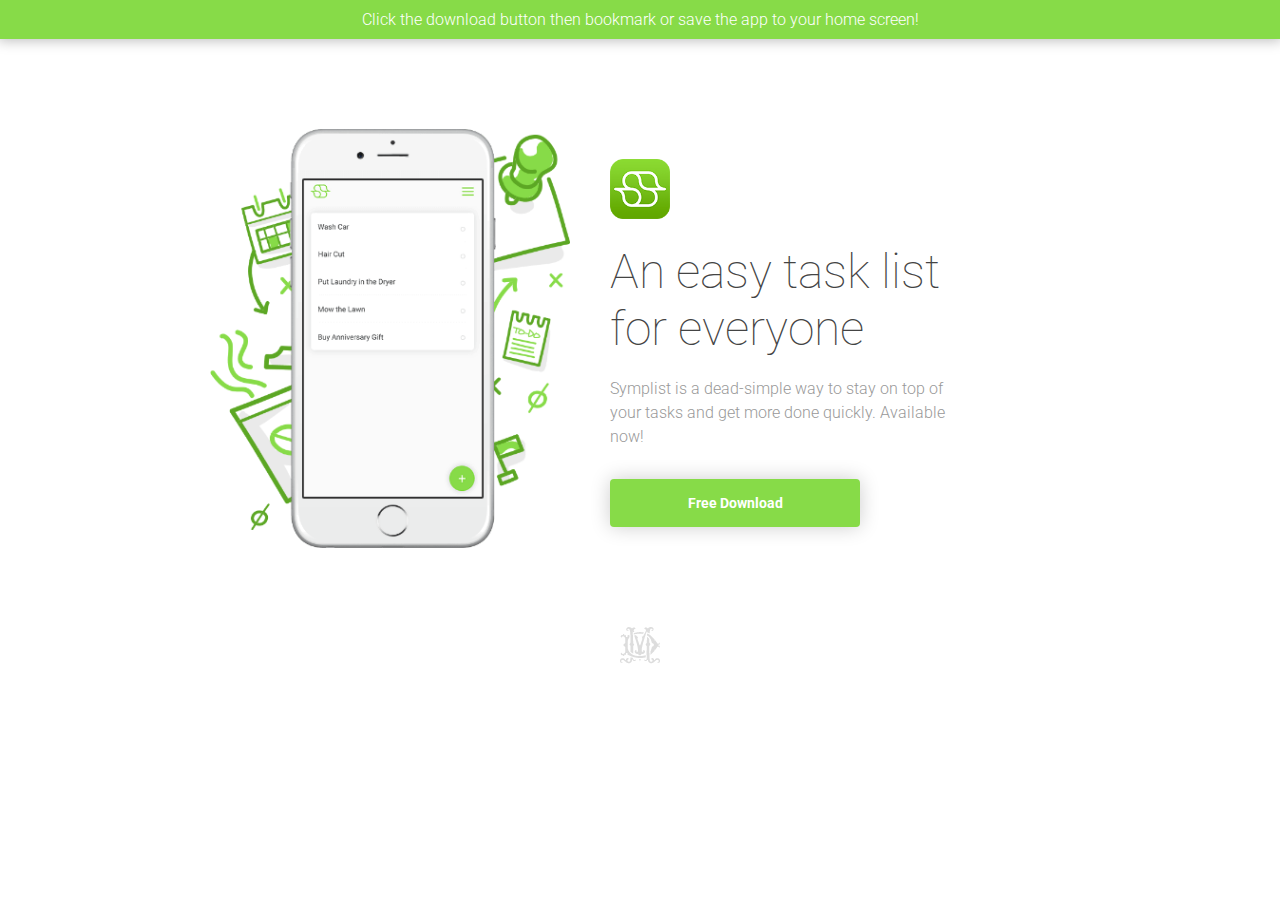
<file: index.html>
<!doctype html>
<html>
<head>
<meta http-equiv="X-UA-Compatible" content="IE=edge">
<meta name="viewport" content="width=device-width, initial-scale=1">
<meta name="description" content="Symplist is a dead-simple way to stay on top of your tasks. Making it perfect for busy people.">
<title>Download Symplist for Free!</title>
<link rel="shortcut icon" href="imgs/favicons/favicon.ico?cv=0307.2">
<link rel="stylesheet" href="css/lp/lp.css?cv=0307.3">
<meta name="viewport" content="width=device-width, initial-scale=1">
<link rel="stylesheet" href="https://fonts.googleapis.com/css?family=Roboto:100,300,700" type="text/css">

<!-- Google Analytics -->
<script>
  (function(i,s,o,g,r,a,m){i['GoogleAnalyticsObject']=r;i[r]=i[r]||function(){
  (i[r].q=i[r].q||[]).push(arguments)},i[r].l=1*new Date();a=s.createElement(o),
  m=s.getElementsByTagName(o)[0];a.async=1;a.src=g;m.parentNode.insertBefore(a,m)
  })(window,document,'script','//www.google-analytics.com/analytics.js','ga');
  ga('create', 'UA-68721401-1', 'auto');
  ga('send', 'pageview');
</script>

<!-- Facebook : Open Graph Data -->
<meta property="og:site_name" content="Symplist">
<meta property="og:locale" content="en_US">
<meta property="og:url" content="http://www.symplistapp.com">
<meta property="og:title" content="Download Symplist Task App!">
<meta property="og:description" content="An easy task list for you to stay on top of your tasks and simply perfect for busy people.">
<meta property="og:image" content="http://www.danielmdesigns.com/app/symplist/imgs/seo/symplist-og.jpg">

<!-- LinkedIn : Open Graph Data -->
<meta property="og:title" content="Download Symplist Task App!">
<meta property="og:image" content="http://www.danielmdesigns.com/app/symplist/imgs/seo/symplist-linkedin.jpg">
<meta property="og:image:width" content="180">
<meta property="og:image:height" content="110">
<meta property="og:description" content="An easy task list for you to stay on top of your tasks and simply perfect for busy people.">
<meta property="og:url" content="http://www.symplistapp.com">

<!--Twitter-->
<meta name="twitter:card" content="summary">
<meta name="twitter:site" content="@danielmdesigns">
<meta name="twitter:url" content="http://www.symplistapp.com">
<meta name="twitter:title" content="Download Symplist Task App!">
<meta name="twitter:description" content="An easy task list for you to stay on top of your tasks and simply perfect for busy people.">
<meta name="twitter:image" content="http://www.danielmdesigns.com/app/symplist/imgs/seo/symplist-twitter.jpg">

</head>
<body>

<div class="promoBar">
		Click the download button then bookmark or save the app to your home screen!
</div>

<div class="container">
	<main>
		<div class="col-1">
			<img class="hero" src="imgs/pages/device.png" alt="Symplist App Thumbnail">
		</div>
		<div class="col-2">
			<img class="logo" src="imgs/nav/symplist_app_icon.png" alt="Symplist App Icon"><br>
			<h1>An easy task list for everyone</h1>
			<p>Symplist is a dead-simple way to stay on top of your tasks and get more done quickly. Available now!</p>
			<a href="http://www.danielmdesigns.com/app/symplist/symplist.html?cv=0329.1" class="button" target="_blank">Free Download</a>
		</div>
	</main>	
</div>

<footer>
	<a href="http://www.danielmdesigns.com" target="_blank"><img src="imgs/nav/dwm-logo.png" alt="www.danielmdesigns.com"></a>
</footer>

</body>
</html>
</file>
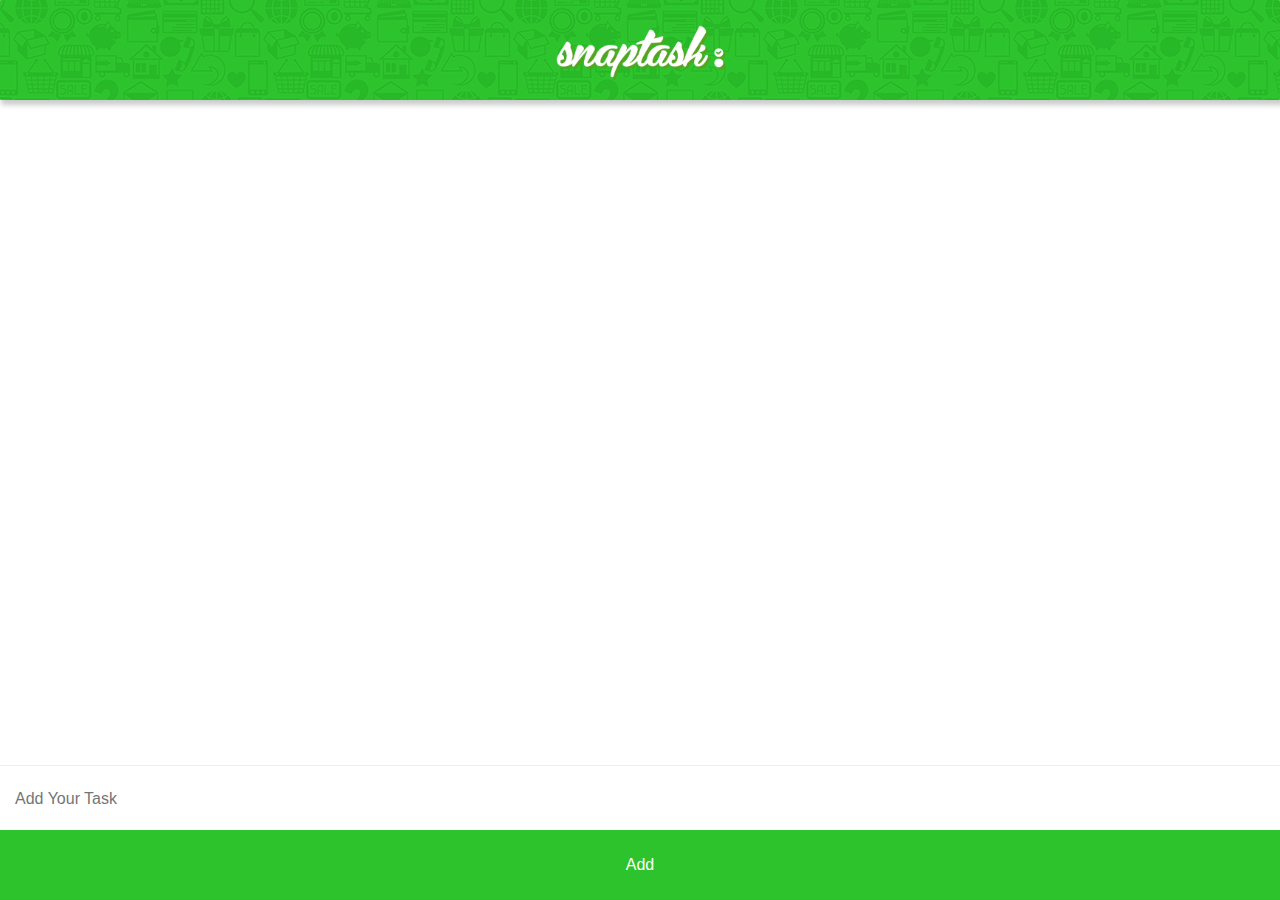
<file: v1.0.0/index.html>
<!doctype html>
<html>
<head>
<meta charset="UTF-8">
<title>Todo List</title>
<meta name="viewport" content="initial-scale=1.0"/>
<script src="https://ajax.googleapis.com/ajax/libs/jquery/1.11.3/jquery.min.js"></script>
<style>
* {
  margin:0;
  padding:0;
}
#inner {
  padding:20px;
}
#header {
  height:100px;
  width:100%;
  background:url('app_background.jpg');
  color:white;
  text-align:center;
  line-height:100px;
  -moz-box-shadow: 3px 3px 5px 2px #ccc;
  -webkit-box-shadow: 3px 3px 5px 2px #ccc;
  box-shadow: 3px 3px 5px 2px #ccc;
  border-radius:1px;
  font-family:Gotham, "Helvetica Neue", Helvetica, Arial, sans-serif;
}
#logo {
  vertical-align:middle;
}
form {
  display: inline-block;
}
.form-group {
  text-align: center;
  padding-bottom: 25px;
}
#todo {
  margin: 0 auto;
  width:100%;
  color:#333;
  font-size:18px;
  font-family:sans-serif;
}
a.close {
  float: right;
  color:white;
  width:10%;
  height:42px;
  font-size:16px;
  text-align:center;
  line-height:41px;
  text-decoration:none;
  background:url('trash_icon.png') no-repeat;
  background-color:#da3232;
  background-position:center;
}
.button {
  width:100%;
  padding:20px;
  background-color:#2dc32c;
  color:white;
  border:0;
  position:fixed;
  bottom:0;
  width:100%;
  font-size:16px;
  height:70px;
}
.input {
  border:1px solid #gray;
  width:100%;
  padding:15px;
  font-size:16px;
  border-radius:0;
  border:0;
  outline:none;
  height:35px;
}

.line {
  width:100%;
  height:1px;
  background-color:#eee;
}
form {
  width:100%;
  position:fixed;
  bottom:69px;
}
.taskItem {
  border-bottom:1px solid #eee;
  color:#333;
  padding:20px 0 20px 0;
}
textarea, input, button {
  outline: none;
  box-shadow: none;
}
</style>
</head>

<body>
<div id="header">
  <img id="logo" src="snaptask_logo.png" alt="snaptask" width="175"/>
</div>

<div id="inner">
  <ul id="todo"></ul>
</div>

<form role="form">
	<div class="line"></div>
	<input type="text" class="input" placeholder="Add Your Task" id="task" name="task">
</form>
<br>
<button type="button" class="button">Add</button>
    
<script>
$(document).ready(function () {
  //add task
  $('button').click(function () {
	  $('#todo').append("<ul class='taskItem'>" + $("input[name=task]").val() + "<a href='#' class='close' aria-hidden='true'> </a></ul>");
	  $('#task').val('');
  });
  
  //remove task
  $("body").on('click', '#todo a', function () {
	  $(this).closest("ul").remove();
  });
  //$('input').val('Add Your Task Here').css('color', 'lightgray');
});
</script>
</body>
</html>
</file>
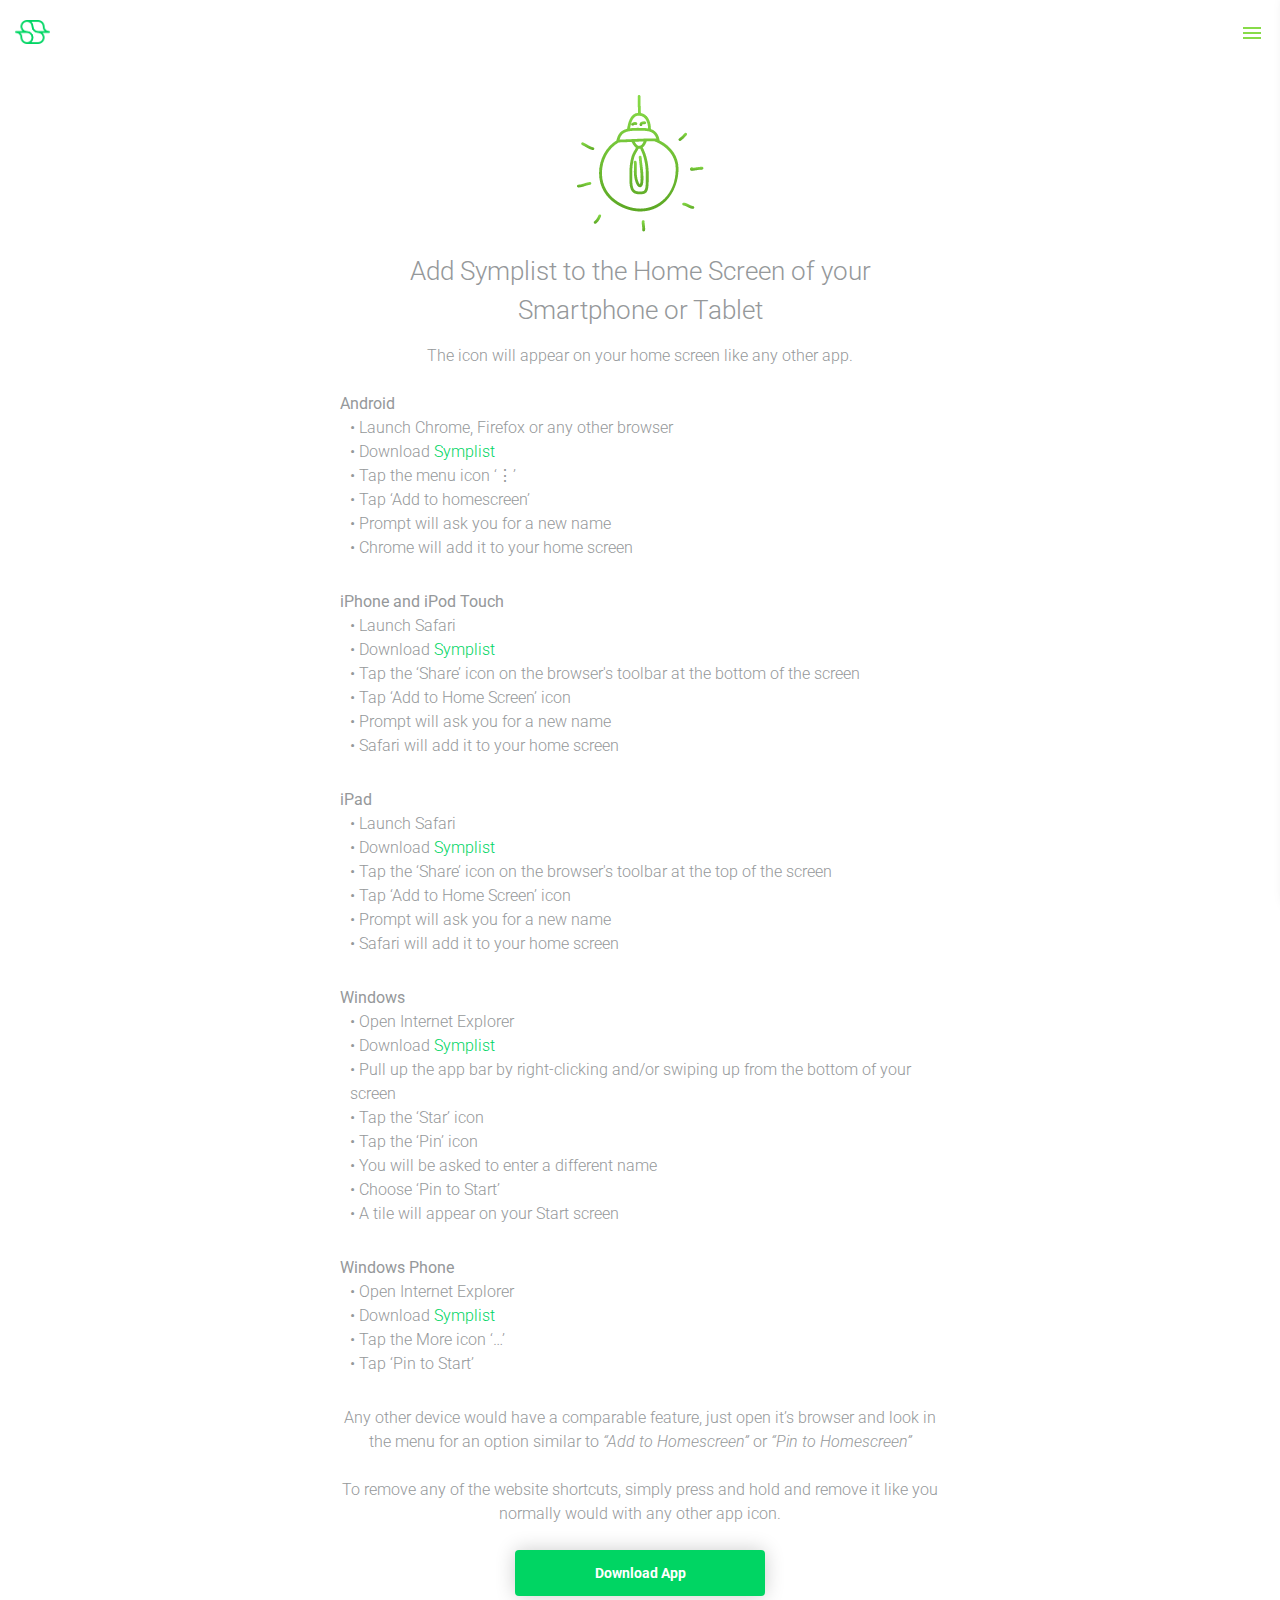
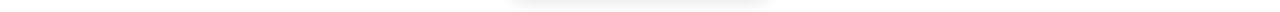
<file: download.html>
<!doctype html>
<html>
<head>
<!--Character Encoding-->
<meta http-equiv="Content-Type" content="text/html; charset=utf-8" />

<!--IE compatibility mode-->
<meta http-equiv="X-UA-Compatible" content="IE=edge">

<!--Mobile Device Support-->
<meta name="viewport" content="width=device-width, height=device-height, initial-scale=1.0, maximum-scale=1.0"/>
<meta name="apple-mobile-web-app-capable" content="yes" />
<meta name="apple-mobile-web-app-status-bar-style" content="black-translucent" />
    
<!-- Stylesheets -->
<link rel="stylesheet" href="css/app/app.css?cv=0329.1">
<link rel="stylesheet" href="https://fonts.googleapis.com/css?family=Roboto:100,300,700" type="text/css">
    
<!-- Favicons -->
<link rel="apple-touch-icon" sizes="57x57" href="imgs/favicons/apple-touch-icon-57x57.png">
<link rel="apple-touch-icon" sizes="60x60" href="imgs/favicons/apple-touch-icon-60x60.png">
<link rel="apple-touch-icon" sizes="72x72" href="imgs/favicons/apple-touch-icon-72x72.png">
<link rel="apple-touch-icon" sizes="76x76" href="imgs/favicons/apple-touch-icon-76x76.png">
<link rel="apple-touch-icon" sizes="114x114" href="imgs/favicons/apple-touch-icon-114x114.png">
<link rel="apple-touch-icon" sizes="120x120" href="imgs/favicons/apple-touch-icon-120x120.png">
<link rel="apple-touch-icon" sizes="144x144" href="imgs/favicons/apple-touch-icon-144x144.png">
<link rel="apple-touch-icon" sizes="152x152" href="imgs/favicons/apple-touch-icon-152x152.png">
<link rel="apple-touch-icon" sizes="180x180" href="imgs/favicons/apple-touch-icon-180x180.png">
<link rel="icon" type="image/png" href="imgs/favicons/favicon-32x32.png" sizes="32x32">
<!--<link rel="icon" type="image/png" href="imgs/favicons/favicon-194x194.png" sizes="194x194">-->
<link rel="icon" type="image/png" href="imgs/favicons/favicon-96x96.png" sizes="96x96">
<link rel="icon" type="image/png" href="imgs/favicons/android-chrome-192x192.png" sizes="192x192">
<link rel="icon" type="image/png" href="imgs/favicons/favicon-16x16.png" sizes="16x16">
<link rel="manifest" href="imgs/favicons/manifest.json">
<link rel="shortcut icon" href="imgs/favicons/favicon.ico">
<meta name="msapplication-TileColor" content="#2fc42e">
<meta name="msapplication-TileImage" content="imgs/favicons/mstile-144x144.png">
<meta name="msapplication-config" content="imgs/favicons/browserconfig.xml">
<meta name="theme-color" content="#2fc42e">
<title>Symplist</title>
</head>
<body>

<header>
  <a class="brand" href="symplist.html">
  	<img class="logo blur" src="imgs/nav/symplist_logo.png" alt="Symplist App">
  </a>
  <img class="nav-toggle blur" src="imgs/nav/icon_menu.png" alt="Menu">
  <nav role="navigation">
   	<img class="nav-toggle" src="imgs/nav/icon_close.png" alt="Close">
    <ol>
      <li><a href="http://www.symplistapp.com" target="_blank">Homepage</a></li>
      <li><a href="support.html">Support</a></li>
      <li><a href="bug.html">Report a Bug</a></li>
      <li><a href="http://www.danielmdesigns.com/" target="_blank">Developer</a></li>
      <li><a href="download.html">How to Download</a></li>
    </ol>
  </nav>
</header>

<main>
  <div class="hero blur">
    <img src="imgs/pages/download.png" alt="How to download Symplist"/>
  </div>
  <h1 class="blur">Add Symplist to the Home Screen of your Smartphone or Tablet</h1>
  <p class="blur">The icon will appear on your home screen like any other app.</p>
  <div class="bull-list blur">
  	<p class="bull-list__title"><strong>Android</strong></p>
  	<p class="bull-list__item">• Launch Chrome, Firefox or any other browser</p>
  	<p class="bull-list__item">• Download <a class="btn-link" href="http://www.symplistapp.com/symplist.html" target="_blank">Symplist</a></p>
  	<p class="bull-list__item">• Tap the menu icon ‘⋮’</p>
  	<p class="bull-list__item">• Tap ‘Add to homescreen’</p>
  	<p class="bull-list__item">• Prompt will ask you for a new name</p>
  	<p class="bull-list__item">• Chrome will add it to your home screen</p>
  </div>
  <div class="bull-list blur">
  	<p class="bull-list__title"><strong>iPhone and iPod Touch</strong></p>
  	<p class="bull-list__item">• Launch Safari</p>
  	<p class="bull-list__item">• Download <a class="btn-link" href="http://www.symplistapp.com/symplist.html" target="_blank">Symplist</a></p>
  	<p class="bull-list__item">• Tap the ‘Share’ icon on the browser's toolbar at the bottom of the screen</p>
  	<p class="bull-list__item">• Tap ‘Add to Home Screen’ icon</p>
  	<p class="bull-list__item">• Prompt will ask you for a new name</p>
  	<p class="bull-list__item">• Safari will add it to your home screen</p>
  </div>
  <div class="bull-list blur">
  	<p class="bull-list__title"><strong>iPad</strong></p>
  	<p class="bull-list__item">• Launch Safari</p>
  	<p class="bull-list__item">• Download <a class="btn-link" href="http://www.symplistapp.com/symplist.html" target="_blank">Symplist</a></p>
  	<p class="bull-list__item">• Tap the ‘Share’ icon on the browser's toolbar at the top of the screen</p>
  	<p class="bull-list__item">• Tap ‘Add to Home Screen’ icon</p>
  	<p class="bull-list__item">• Prompt will ask you for a new name</p>
  	<p class="bull-list__item">• Safari will add it to your home screen</p>
  </div>
  <div class="bull-list blur">
  	<p class="bull-list__title"><strong>Windows</strong></p>
  	<p class="bull-list__item">• Open Internet Explorer</p>
  	<p class="bull-list__item">• Download <a class="btn-link" href="http://www.symplistapp.com/symplist.html" target="_blank">Symplist</a></p>
  	<p class="bull-list__item">• Pull up the app bar by right-clicking and/or swiping up from the bottom of your screen</p>
  	<p class="bull-list__item">• Tap the ‘Star’ icon</p>
  	<p class="bull-list__item">• Tap the ‘Pin’ icon</p>
  	<p class="bull-list__item">• You will be asked to enter a different name</p>
  	<p class="bull-list__item">• Choose ‘Pin to Start’</p>
  	<p class="bull-list__item">• A tile will appear on your Start screen</p>
  </div>
  <div class="bull-list blur">
  	<p class="bull-list__title"><strong>Windows Phone</strong></p>
  	<p class="bull-list__item">• Open Internet Explorer</p>
  	<p class="bull-list__item">• Download <a class="btn-link" href="http://www.symplistapp.com/symplist.html" target="_blank">Symplist</a></p>
  	<p class="bull-list__item">• Tap the More icon ‘…’</p>
  	<p class="bull-list__item">• Tap ‘Pin to Start’</p>
  </div>
  <p class="blur">Any other device would have a comparable feature, just open it’s browser and look in the menu for an option similar to <em>“Add to Homescreen”</em> or <em>“Pin to Homescreen”</em></p>
  <p class="blur">To remove any of the website shortcuts, simply press and hold and remove it like you normally would with any other app icon.</p>
  <a href="http://www.symplistapp.com/symplist.html" target="_blank" class="btn btn-primary blur">Download App</a>
</main>

<!-- Download Alert -->
<div id="js-ath">
  <div class="ath">
    <img src="imgs/nav/ath.png" alt="Add to Homescreen">
  </div>
</div>

<!-- Javascript Support -->
<script src="https://cdnjs.cloudflare.com/ajax/libs/jquery/2.1.3/jquery.min.js"></script>
<script src="js/javascript-app.js?v=1"></script>
</body>
</html>
</file>
<file: css/lp/lp.css>
*,*::after,*::before{margin:0;padding:0;list-style:none;text-decoration:none}body{font-family:"Roboto","Helvetica","Arial",sans-serif;font-weight:100;color:#444;background-color:#fff}.promoBar{font-size:16px;font-weight:300;padding:10px;text-align:center;color:#fff;background-color:#87DB48;box-shadow:0 0 12px 2px rgba(0,0,0,0.25)}.hide{height:0;padding:0;color:transparent}.container{margin:30px auto 0;padding:20px}header{display:block;width:100%;max-width:700px;margin:0 auto}.logo{display:none;height:60px}nav ul{clear:both;margin:40px 0}nav li{line-height:24px;text-align:center}nav li:hover{color:#ddd}nav li a{font-size:14px;font-weight:300;color:#87DB48}main{display:table;float:none;clear:both;width:100%;max-width:900px;margin:0 auto}.col-1,.col-2{display:block;width:100%}.col-2{margin:40px 0}.hero{display:block;width:100%;max-width:360px;margin:0 auto;text-align:center}h1{font-size:48px;font-weight:100;text-align:center}p{font-size:16px;font-weight:300;line-height:24px;margin:20px 0 30px 0;text-align:center;color:#999}.button{font-size:.875rem;font-weight:700;display:block;float:none;width:100%;margin:0 auto;padding:1rem 0;cursor:pointer;transition:background-color .35s ease,transform .35s ease;text-align:center;text-decoration:none;color:#fff;border:0;border-radius:4px;outline:none;background-color:#87DB48;box-shadow:0 0 1.25rem rgba(0,0,0,0.2)}@media(min-width: 450px){.button{width:100%;max-width:250px}}.button:hover{background-color:#79d733}.button:active{transform:scale(.9)}footer{text-align:center;margin-bottom:40px}@media (min-width: 600px){.logo{display:inline-block;margin:0 auto 20px}nav{float:right}nav ul{display:block;margin:1rem 0}nav li{display:inline-block;margin-top:0;padding-right:20px}nav li:last-of-type{padding-right:0}main{margin:40px auto}.col-1,.col-2{float:left;width:40%}.col-1{padding-left:20px}.col-2{margin-top:0;margin-left:40px}h1,p{text-align:left}.button{margin:0}}@media (min-width: 750px){.col-2{margin-top:30px}}
/*# sourceMappingURL=lp.css.map */
</file>
<file: css/app/app.css>
* {
  margin: 0;
  padding: 0;
  list-style: none;
  text-decoration: none; }

body {
  font-family: "Roboto","Helvetica","Arial",sans-serif;
  font-weight: 100;
  background-color: #FFFFFF; }

header {
  position: relative;
  margin-top: 5px; }
  @media (orientation: landscape) {
    header {
      margin-top: 5px; } }
  header a {
    display: inline-block;
    text-decoration: none;
    text-transform: capitalize;
    color: #FFFFFF; }

.logo {
  height: 1.5rem;
  margin: 0.9375rem 0 0.9375rem 0.9375rem; }

nav {
  display: block;
  opacity: 1;
  font-weight: 300;
  position: fixed;
  z-index: 10;
  top: 0;
  right: 0;
  width: 75%;
  height: 100%;
  -webkit-transition: opacity 0.35s ease, -webkit-transform 0.35s ease;
  transition: opacity 0.35s ease, -webkit-transform 0.35s ease;
  -o-transition: opacity 0.35s ease, transform 0.35s ease;
  transition: opacity 0.35s ease, transform 0.35s ease;
  transition: opacity 0.35s ease, transform 0.35s ease, -webkit-transform 0.35s ease;
  -webkit-transform: translateX(102%);
  -ms-transform: translateX(102%);
  transform: translateX(102%);
  background: -webkit-gradient(linear, left top, left bottom, from(#00D563), to(#5CA724));
  background: -webkit-linear-gradient(#00D563, #5CA724);
  background: -o-linear-gradient(#00D563, #5CA724);
  background: linear-gradient(#00D563, #5CA724);
  -webkit-box-shadow: 0 0 12px 2px rgba(0, 0, 0, 0.25);
  box-shadow: 0 0 12px 2px rgba(0, 0, 0, 0.25); }
  nav.open {
    overflow: auto;
    -webkit-transform: translateX(1rem);
    -ms-transform: translateX(1rem);
    transform: translateX(1rem); }
  @media (min-width: 666px) {
    nav {
      width: 40%; } }

nav ol {
  margin: 4rem 0 0;
  padding: 0; }

nav li {
  list-style: none; }

nav a {
  display: block;
  margin: 0.5rem 0;
  padding: 1rem 1rem;
  -webkit-transition: -webkit-transform 0.35s ease;
  transition: -webkit-transform 0.35s ease;
  -o-transition: transform 0.35s ease;
  transition: transform 0.35s ease;
  transition: transform 0.35s ease, -webkit-transform 0.35s ease; }
  nav a:hover, nav a:active {
    -webkit-transform: translateX(0.5rem);
    -ms-transform: translateX(0.5rem);
    transform: translateX(0.5rem); }

nav.open a {
  padding-left: 2rem; }

.nav-toggle {
  font-size: 1.25rem;
  position: absolute;
  top: 1rem;
  right: 1rem;
  float: right;
  cursor: pointer; }

nav.open .nav-toggle {
  font-size: 1.25rem;
  position: absolute;
  top: 1.5rem;
  right: 2.3rem;
  float: right;
  cursor: pointer; }

ul#list {
  position: relative;
  z-index: 1;
  margin: 0.9375rem 0 0 0;
  padding: 1px; }

#list li {
  font-size: 1rem;
  font-weight: 400;
  display: block;
  overflow: hidden;
  padding: 1rem;
  cursor: pointer;
  color: #333333;
  border-bottom: 1px solid #EFF3F3;
  background: #FFFFFF; }
  #list li:after {
    font-size: 1.25rem;
    float: right;
    content: url("/imgs/list/check.png");
    color: #333333; }

form > .emptyState {
  margin: 3.125rem auto;
  text-align: center; }
  form > .emptyState img {
    width: 100%;
    max-width: 237px;
    margin-bottom: 0.625rem;
    text-align: center; }

.fab {
  font-size: 1.875rem;
  font-weight: 100;
  line-height: normal;
  position: fixed;
  z-index: 1;
  right: 0.9375rem;
  bottom: 0.9375rem;
  overflow: hidden;
  width: 56px;
  min-width: 56px;
  height: 56px;
  margin: auto;
  padding: 0;
  cursor: pointer;
  -webkit-transition: background-color 0.35s ease, -webkit-transform 0.35s ease;
  transition: background-color 0.35s ease, -webkit-transform 0.35s ease;
  -o-transition: background-color 0.35s ease, transform 0.35s ease;
  transition: background-color 0.35s ease, transform 0.35s ease;
  transition: background-color 0.35s ease, transform 0.35s ease, -webkit-transform 0.35s ease;
  color: #FFFFFF;
  background-color: #00D563;
  border-radius: 50%;
  -webkit-box-shadow: 0 0 1.25rem rgba(0, 0, 0, 0.2);
  box-shadow: 0 0 1.25rem rgba(0, 0, 0, 0.2); }
  .fab .icon_fab {
    display: block;
    margin-top: -4px; }
  .fab:hover {
    background-color: #00bc57; }
  .fab:active {
    -webkit-transform: scale(0.9);
    -ms-transform: scale(0.9);
    transform: scale(0.9); }

.modal:before {
  content: "";
  position: fixed;
  z-index: 1;
  top: 0;
  left: 0;
  bottom: 0;
  right: 0;
  display: block;
  background-color: rgba(0, 0, 0, 0.2); }

.modal:closed {
  display: none; }

.modal__container {
  position: fixed;
  z-index: 1;
  top: 4rem;
  left: 0.9375rem;
  right: 0.9375rem;
  display: block;
  margin: 0 auto;
  padding: 1.25rem 2.5rem;
  text-align: center;
  border-radius: 4px;
  background: #FFFFFF;
  max-width: 500px;
  -webkit-box-shadow: 0 0 20px rgba(0, 0, 0, 0.2);
  box-shadow: 0 0 20px rgba(0, 0, 0, 0.2); }

.modal__title {
  font-size: 1.25rem;
  font-weight: 400;
  padding: 1.25rem;
  color: #333333; }

button {
  font-size: 0.875rem;
  font-weight: 100;
  float: right;
  padding: 0.9375rem;
  cursor: pointer;
  border: none;
  outline: none;
  background-color: transparent; }
  button:hover {
    background-color: transparent; }
  button.btn-add {
    font-weight: 700;
    color: #00D563; }
  button.btn-cancel {
    color: #979CA3; }

input,
input[type=text] {
  width: 100%;
  margin-bottom: 0.625rem;
  padding: 0.625rem 0;
  border: 1px solid #DDDDDD;
  -webkit-border-radius: none;
  border-radius: 3px;
  outline: none;
  background-color: #FFFFFF;
  -webkit-box-shadow: 0;
  box-shadow: 0;
  -webkit-appearance: none; }

input:focus,
input[type=text]:focus {
  border: 1px solid #DDDDDD;
  outline: none;
  background-color: #FFFFFF;
  -webkit-box-shadow: 0;
  box-shadow: 0;
  -webkit-appearance: none; }

.ath {
  display: block;
  position: fixed;
  z-index: 10;
  top: 0;
  left: 0;
  width: 100%;
  height: 100vh;
  text-align: center;
  color: white;
  background: -webkit-gradient(linear, left top, left bottom, from(#00D563), to(#5CA724));
  background: -webkit-linear-gradient(#00D563, #5CA724);
  background: -o-linear-gradient(#00D563, #5CA724);
  background: linear-gradient(#00D563, #5CA724); }
  .ath img {
    margin-top: 12rem; }

.is-blur {
  -webkit-filter: blur(2px);
  filter: blur(2px); }

.is-hidden {
  opacity: 0; }

.is-visible {
  display: block; }

main {
  position: relative;
  z-index: 1;
  margin: 0.9375rem;
  padding: 1px;
  border-radius: 5px; }
  @media (min-width: 450px) {
    main {
      max-width: 600px;
      margin: 0.9375rem auto; } }

main > .hero {
  margin: 1rem auto;
  text-align: center; }

h1, p {
  color: #95989A;
  font-weight: 300;
  text-align: center; }

h1 {
  margin: 0;
  font-size: 26px;
  line-height: 39px; }

p {
  margin: 0.875rem 0 1.5rem 0;
  font-size: 1rem;
  line-height: 1.5rem; }

.btn {
  display: block;
  float: none;
  text-align: center;
  text-decoration: none; }

.btn-primary {
  padding: 0.9375rem 0;
  font-weight: 700;
  font-size: 0.875rem;
  margin: 0 auto;
  color: #FFFFFF;
  background-color: #00D563;
  border-radius: 4px;
  width: 100%;
  -webkit-box-shadow: 0 0 1.25rem rgba(0, 0, 0, 0.2);
  box-shadow: 0 0 1.25rem rgba(0, 0, 0, 0.2);
  -webkit-transition: background-color 0.35s ease, -webkit-transform 0.35s ease;
  transition: background-color 0.35s ease, -webkit-transform 0.35s ease;
  -o-transition: background-color 0.35s ease, transform 0.35s ease;
  transition: background-color 0.35s ease, transform 0.35s ease;
  transition: background-color 0.35s ease, transform 0.35s ease, -webkit-transform 0.35s ease; }
  @media (min-width: 450px) {
    .btn-primary {
      width: 100%;
      max-width: 250px; } }
  .btn-primary:hover {
    background-color: #00bc57; }
  .btn-primary:active {
    -webkit-transform: scale(0.9);
    -ms-transform: scale(0.9);
    transform: scale(0.9); }

.btn-link {
  color: #00D563;
  font-weight: 300;
  margin: 1.5rem auto; }

.bull-list {
  margin-bottom: 1.875rem; }

.bull-list p {
  display: block;
  text-align: left; }

.bull-list__title, .bull-list__item {
  margin: 0 !important; }

.bull-list__item {
  padding-left: 0.625rem; }

.statusbar {
  padding: 0;
  margin-bottom: 2px;
  background-color: #00D563; }
  @media (orientation: landscape) {
    .statusbar {
      padding: 0;
      margin-bottom: 2px;
      background-color: #00D563; } }
</file>
